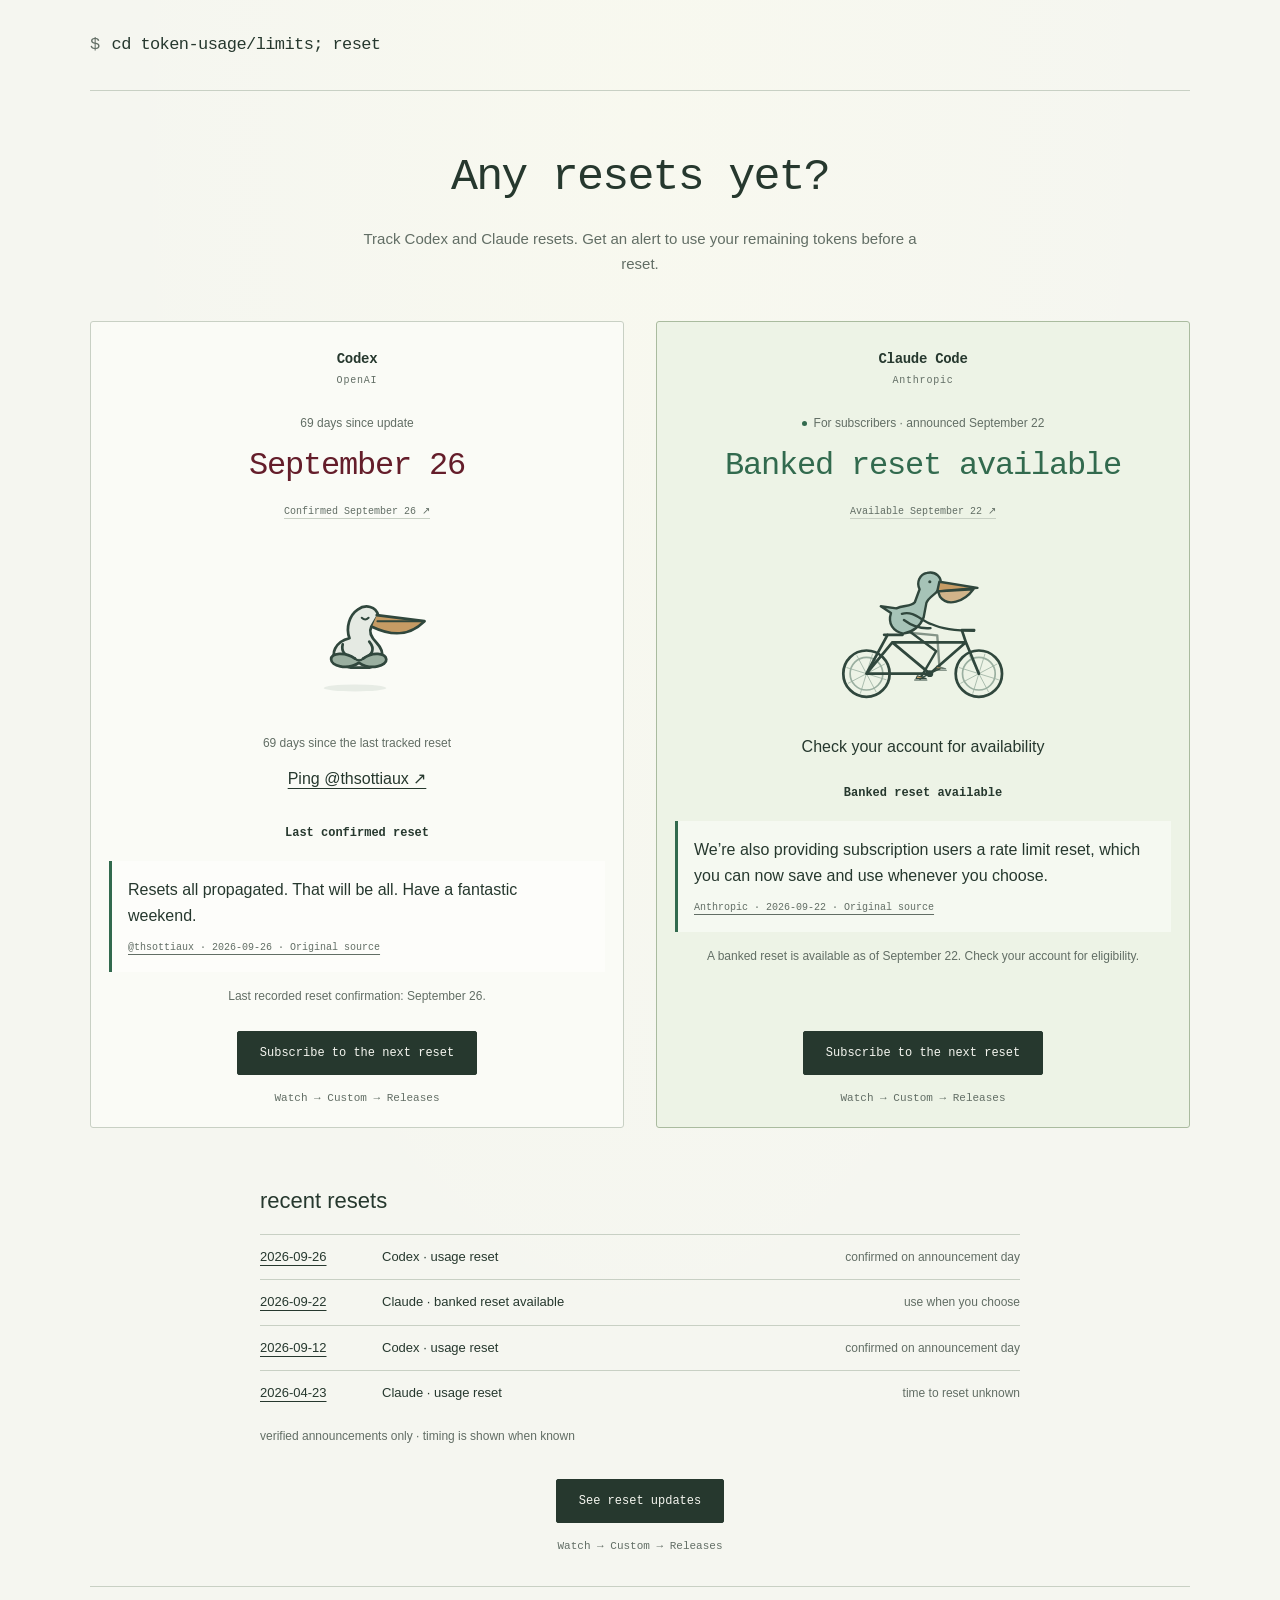
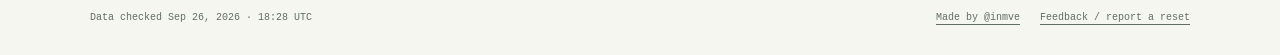
<file: public/index.html>
<!doctype html>
<html lang="en">
<head>
  <meta charset="utf-8">
  <meta name="viewport" content="width=device-width,initial-scale=1">
  <meta name="description" content="Track Codex and Claude reset announcements, confirmations and saved resets.">
  <meta property="og:title" content="Any resets yet? (2026-09-26)">
  <meta property="og:description" content="Track Codex and Claude reset announcements, confirmations and saved resets.">
  <meta property="og:type" content="website">
  <title>Any resets yet? (2026-09-26)</title>
  <link rel="canonical" href="https://inmve.github.io/next-reset/"><meta property="og:url" content="https://inmve.github.io/next-reset/">
  <link rel="icon" href="favicon.svg" type="image/svg+xml">
  <link rel="stylesheet" href="style.css?v=94f7b1e60e0d">
  <script src="site.js?v=b3b24126e83a" defer></script>
</head>
<body>
<div id="reset-zen" lang="en">
<div class="product" data-variant="3">
  <a class="skip-link" href="#updates">Skip to reset updates</a>
  <div class="backdrop" aria-hidden="true"><div class="stars"></div><div class="sun"></div><div class="ridge"></div><div class="ridge near"></div><div class="water"></div></div>
  <header class="product-header">
    <button class="brand" type="button" aria-label="Change headline" title="Change headline" disabled><span class="shell-prompt" aria-hidden="true">$</span><code>cd token-usage/limits; reset</code></button>
  </header>
  <main id="updates" class="home">
    <div class="intro">
      <h1>Any resets yet?</h1>
      <p class="intro-sub">Track Codex and Claude resets. Get an alert to use your remaining tokens before a reset.</p>
    </div>
    <div id="providers" class="providers"><article class="provider waiting" data-provider="codex" style="--wait:rgb(196,76,77)">
<div class="provider-details"><h2 class="provider-name">Codex<span>OpenAI</span></h2>
<p class="scope">0 days since update</p><p class="when">September 26</p>
<a class="source" href="https://x.com/thsottiaux/status/2103911959544610829" target="_blank" rel="noopener noreferrer">Confirmed September 26 ↗</a></div>
<div class="bird-stage"><div class="bird"><svg xmlns="http://www.w3.org/2000/svg" viewBox="0 0 320 240" role="img" aria-labelledby="m05-codex-title m05-codex-desc" data-pose="seated">
  <title id="m05-codex-title">Meditating pelican</title>
  <desc id="m05-codex-desc">A pelican breathes slowly with closed eyes, waiting for a reset announcement.</desc>
  <style>
    .m05-codex-breathing { transform-box: fill-box; transform-origin: center bottom; animation: m05-codex-breath 7s ease-in-out infinite; }
    @keyframes m05-codex-breath { 0%, 100% { transform: scale(1); } 50% { transform: scale(1.015, 1.025); } }
    @media (prefers-reduced-motion: reduce) { .m05-codex-breathing { animation: none; } }
  </style>
  <g stroke="var(--bird-ink)" stroke-width="4" stroke-linecap="round" stroke-linejoin="round" transform="translate(0 43)"><g class="m05-codex-breathing">
    <path d="M149 88c-6-15 0-34 12-42 12-9 27-4 30 8l-10 17c-4 8-1 15 8 24 14 15 9 31-10 36h-28c-22-4-29-16-23-28 4-8 12-13 21-15Z" fill="var(--bird-sage)" fill-opacity=".22" />
    <path d="m189 54 70 9c-20 20-44 24-77 8" fill="var(--bird-gold)" />
    <path d="m190 63 69 0" stroke-width="3" fill="none" />
    <path d="M167 58q5 5 10 0" stroke-width="3" fill="none" />
    <path d="M139 97q-4 16 18 21m21-25q13 16-9 25" fill="none" />
    <path d="M157 118c-15-11-35-8-35 1s22 17 41 5c18 12 41 4 40-5s-20-12-34-1" fill="var(--bird-sage)" />
    <path d="M157 118q6 5 12 0" stroke-width="3" fill="none" />
    </g></g>
<ellipse cx="157" cy="204" rx="46" ry="5" fill="var(--bird-sage)" opacity=".2" /></svg>
</div></div><p class="pelican-note waiting-note">Make your tokens count.</p><div class="ping-request" hidden><p class="ping-days"></p><a class="ping-link" target="_blank" rel="noopener noreferrer">Ping @thsottiaux ↗</a></div>
<p class="feed-status">Last confirmed reset</p><figure class="source-quote"><blockquote><p>Resets all propagated. That will be all. Have a fantastic weekend.</p></blockquote><figcaption><a href="https://x.com/thsottiaux/status/2103911959544610829" target="_blank" rel="noopener noreferrer">@thsottiaux · 2026-09-26 · Original source</a></figcaption></figure><p class="announcement-note">Last recorded reset confirmation: September 26.</p><div class="provider-subscription"><a class="github-action" href="https://github.com/inmve/codex-reset-alerts">Subscribe to the next reset</a><p class="subscription-note">Watch → Custom → Releases</p></div></article>
<article class="provider announced" data-provider="claude" style="--wait:rgb(183,70,72)">
<div class="provider-details"><h2 class="provider-name">Claude Code<span>Anthropic</span></h2>
<p class="scope">For subscribers · announced September 22</p><p class="when">Banked reset available</p>
<a class="source" href="https://www.anthropic.com/claude-opus-5-5" target="_blank" rel="noopener noreferrer">Available September 22 ↗</a></div>
<div class="bird-stage"><div class="bird"><svg xmlns="http://www.w3.org/2000/svg" viewBox="0 0 320 240" role="img" aria-labelledby="c05-claude-title c05-claude-desc" data-animated="cycling">
  <title id="c05-claude-title">Pelican riding a bicycle</title>
  <desc id="c05-claude-desc">A pelican pedals at an unhurried pace while a reset is announced. There is no rush.</desc>
  <g stroke="var(--bird-ink)" stroke-width="4" stroke-linecap="round" stroke-linejoin="round">
    <circle cx="77" cy="183" r="34" fill="none" />
    <circle cx="242" cy="183" r="34" fill="none" />
    <g transform="translate(77 183)" data-riding-part="wheel"><g stroke="var(--bird-sage)" stroke-width="1.3" opacity=".8" fill="none"><path d="M0 0L30.00 0.00 M0 0L21.21 21.21 M0 0L0.00 30.00 M0 0L-21.21 21.21 M0 0L-30.00 0.00 M0 0L-21.21 -21.21 M0 0L-0.00 -30.00 M0 0L21.21 -21.21" /><animateTransform attributeName="transform" type="rotate" from="0" to="360" dur="2.8s" repeatCount="indefinite" begin="indefinite" /></g></g><g transform="translate(242 183)" data-riding-part="wheel"><g stroke="var(--bird-sage)" stroke-width="1.3" opacity=".8" fill="none"><path d="M0 0L30.00 0.00 M0 0L21.21 21.21 M0 0L0.00 30.00 M0 0L-21.21 21.21 M0 0L-30.00 0.00 M0 0L-21.21 -21.21 M0 0L-0.00 -30.00 M0 0L21.21 -21.21" /><animateTransform attributeName="transform" type="rotate" from="0" to="360" dur="2.8s" repeatCount="indefinite" begin="indefinite" /></g></g><circle cx="77" cy="183" r="24" stroke="var(--bird-sage)" stroke-width="2.5" fill="none" />
    <circle cx="242" cy="183" r="24" stroke="var(--bird-sage)" stroke-width="2.5" fill="none" />
    <path d="M77 183 115 137 170 183H77L108 126M115 137h108M170 183l53-46 19 46M223 137l-6-18h18" fill="none" />
    <path d="M103 126h27" fill="none" />
    <circle cx="170" cy="183" r="5" fill="var(--bird-ink)" stroke="none" />
    </g>
<g fill="none" stroke="var(--bird-ink)" stroke-width="3.5" stroke-linecap="round" stroke-linejoin="round" data-riding-part="pedaling-legs"><path d="M157.97 172.45L170 183L182.03 193.55" stroke-width="2"><animate attributeName="d" values="M157.97 172.45L170 183L182.03 193.55;M159.45 170.97L170 183L180.55 195.03;M161.11 169.70L170 183L178.89 196.30;M162.92 168.65L170 183L177.08 197.35;M164.86 167.85L170 183L175.14 198.15;M166.88 167.31L170 183L173.12 198.69;M168.95 167.03L170 183L171.05 198.97;M171.05 167.03L170 183L168.95 198.97;M173.12 167.31L170 183L166.88 198.69;M175.14 167.85L170 183L164.86 198.15;M177.08 168.65L170 183L162.92 197.35;M178.89 169.70L170 183L161.11 196.30;M180.55 170.97L170 183L159.45 195.03;M182.03 172.45L170 183L157.97 193.55;M183.30 174.11L170 183L156.70 191.89;M184.35 175.92L170 183L155.65 190.08;M185.15 177.86L170 183L154.85 188.14;M185.69 179.88L170 183L154.31 186.12;M185.97 181.95L170 183L154.03 184.05;M185.97 184.05L170 183L154.03 181.95;M185.69 186.12L170 183L154.31 179.88;M185.15 188.14L170 183L154.85 177.86;M184.35 190.08L170 183L155.65 175.92;M183.30 191.89L170 183L156.70 174.11;M182.03 193.55L170 183L157.97 172.45;M180.55 195.03L170 183L159.45 170.97;M178.89 196.30L170 183L161.11 169.70;M177.08 197.35L170 183L162.92 168.65;M175.14 198.15L170 183L164.86 167.85;M173.12 198.69L170 183L166.88 167.31;M171.05 198.97L170 183L168.95 167.03;M168.95 198.97L170 183L171.05 167.03;M166.88 198.69L170 183L173.12 167.31;M164.86 198.15L170 183L175.14 167.85;M162.92 197.35L170 183L177.08 168.65;M161.11 196.30L170 183L178.89 169.70;M159.45 195.03L170 183L180.55 170.97;M157.97 193.55L170 183L182.03 172.45;M156.70 191.89L170 183L183.30 174.11;M155.65 190.08L170 183L184.35 175.92;M154.85 188.14L170 183L185.15 177.86;M154.31 186.12L170 183L185.69 179.88;M154.03 184.05L170 183L185.97 181.95;M154.03 181.95L170 183L185.97 184.05;M154.31 179.88L170 183L185.69 186.12;M154.85 177.86L170 183L185.15 188.14;M155.65 175.92L170 183L184.35 190.08;M156.70 174.11L170 183L183.30 191.89;M157.97 172.45L170 183L182.03 193.55" dur="3.8s" repeatCount="indefinite" begin="indefinite" calcMode="linear" /></path><path d="M132.00 121.00L180.52 128.79L157.97 172.45" opacity=".55"><animate attributeName="d" values="M132.00 121.00L180.52 128.79L157.97 172.45;M132.00 121.02L180.81 126.71L159.45 170.97;M132.00 121.09L181.00 124.76L161.11 169.70;M132.00 121.19L181.11 123.00L162.92 168.65;M132.00 121.33L181.14 121.48L164.86 167.85;M132.00 121.48L181.13 120.28L166.88 167.31;M132.00 121.65L181.09 119.42L168.95 167.03;M132.00 121.82L181.06 118.92L171.05 167.03;M132.00 121.97L181.04 118.81L173.12 167.31;M132.00 122.11L181.05 119.06L175.14 167.85;M132.00 122.21L181.08 119.67L177.08 168.65;M132.00 122.28L181.11 120.61L178.89 169.70;M132.00 122.30L181.14 121.83L180.55 170.97;M132.00 122.28L181.13 123.32L182.03 172.45;M132.00 122.21L181.06 125.02L183.30 174.11;M132.00 122.11L180.91 126.90L184.35 175.92;M132.00 121.97L180.65 128.92L185.15 177.86;M132.00 121.82L180.27 131.04L185.69 179.88;M132.00 121.65L179.76 133.21L185.97 181.95;M132.00 121.48L179.13 135.38L185.97 184.05;M132.00 121.33L178.39 137.53L185.69 186.12;M132.00 121.19L177.57 139.59L185.15 188.14;M132.00 121.09L176.68 141.54L184.35 190.08;M132.00 121.02L175.79 143.33L183.30 191.89;M132.00 121.00L174.92 144.93L182.03 193.55;M132.00 121.02L174.14 146.31L180.55 195.03;M132.00 121.09L173.46 147.46L178.89 196.30;M132.00 121.19L172.93 148.38L177.08 197.35;M132.00 121.33L172.55 149.08L175.14 198.15;M132.00 121.48L172.33 149.56L173.12 198.69;M132.00 121.65L172.25 149.84L171.05 198.97;M132.00 121.82L172.30 149.94L168.95 198.97;M132.00 121.97L172.46 149.87L166.88 198.69;M132.00 122.11L172.70 149.64L164.86 198.15;M132.00 122.21L173.03 149.26L162.92 197.35;M132.00 122.28L173.42 148.73L161.11 196.30;M132.00 122.30L173.86 148.05L159.45 195.03;M132.00 122.28L174.34 147.22L157.97 193.55;M132.00 122.21L174.87 146.23L156.70 191.89;M132.00 122.11L175.43 145.09L155.65 190.08;M132.00 121.97L176.03 143.80L154.85 188.14;M132.00 121.82L176.65 142.35L154.31 186.12;M132.00 121.65L177.28 140.75L154.03 184.05;M132.00 121.48L177.91 139.00L154.03 181.95;M132.00 121.33L178.53 137.12L154.31 179.88;M132.00 121.19L179.12 135.13L154.85 177.86;M132.00 121.09L179.66 133.05L155.65 175.92;M132.00 121.02L180.13 130.92L156.70 174.11;M132.00 121.00L180.52 128.79L157.97 172.45" dur="3.8s" repeatCount="indefinite" begin="indefinite" calcMode="linear" /></path><path d="M149.97 174.45H167.97M153.97 168.45L166.97 172.44984524845643L151.97 172.44984524845643Z" fill="var(--bird-gold)" stroke-width="1.5" opacity=".7"><animate attributeName="d" values="M149.97 174.45H167.97M153.97 168.45L166.97 172.44984524845643L151.97 172.44984524845643Z;M151.45 172.97H169.45M155.45 166.97L168.45 170.97001785905996L153.45 170.97001785905996Z;M153.11 171.70H171.11M157.11 165.70L170.11 169.6960267994361L155.11 169.6960267994361Z;M154.92 170.65H172.92M158.92 164.65L171.92 168.64967040983217L156.92 168.64967040983217Z;M156.86 169.85H174.86M160.86 163.85L173.86 167.848852138179L158.86 167.848852138179Z;M158.88 169.31H176.88M162.88 163.31L175.88 167.3072742071334L160.88 167.3072742071334Z;M160.95 169.03H178.95M164.95 163.03L177.95 167.0342031652493L162.95 167.0342031652493Z;M163.05 169.03H181.05M167.05 163.03L180.05 167.03431133376293L165.05 167.03431133376293Z;M165.12 169.31H183.12M169.12 163.31L182.12 167.30759686188105L167.12 167.30759686188105Z;M167.14 169.85H185.14M171.14 163.85L184.14 167.84938375844848L169.14 167.84938375844848Z;M169.08 170.65H187.08M173.08 164.65L186.08 168.65040189945327L171.08 168.65040189945327Z;M170.89 171.70H188.89M174.89 165.70L187.89 169.69694564241863L172.89 169.69694564241863Z;M172.55 172.97H190.55M176.55 166.97L189.55 170.9711083337457L174.55 170.9711083337457Z;M174.03 174.45H192.03M178.03 168.45L191.03 172.45108869652117L176.03 172.45108869652117Z;M175.30 176.11H193.30M179.30 170.11L192.30 174.11156385640993L177.30 174.11156385640993Z;M176.35 177.92H194.35M180.35 171.92L193.35 175.9241226230556L178.35 175.9241226230556Z;M177.15 179.86H195.15M181.15 173.86L194.15 177.85775161342463L179.15 177.85775161342463Z;M177.69 181.88H195.69M181.69 175.88L194.69 179.87936589938855L179.69 179.87936589938855Z;M177.97 183.95H195.97M181.97 177.95L194.97 181.95437510001716L179.97 181.95437510001716Z;M177.97 186.05H195.97M181.97 180.05L194.97 184.04727523258646L179.97 184.04727523258646Z;M177.69 188.12H195.69M181.69 182.12L194.69 186.12225619556668L179.69 186.12225619556668Z;M177.15 190.14H195.15M181.15 184.14L194.15 188.14381448938778L179.15 188.14381448938778Z;M176.35 192.08H194.35M180.35 186.08L193.35 190.07736069116064L178.35 190.07736069116064Z;M175.30 193.89H193.30M179.30 187.89L192.30 191.88981128929268L177.30 191.88981128929268Z;M174.03 195.55H192.03M178.03 189.55L191.03 193.55015475154357L176.03 193.55015475154357Z;M172.55 197.03H190.55M176.55 191.03L189.55 195.02998214094006L174.55 195.02998214094006Z;M170.89 198.30H188.89M174.89 192.30L187.89 196.30397320056386L172.89 196.30397320056386Z;M169.08 199.35H187.08M173.08 193.35L186.08 197.35032959016783L171.08 197.35032959016783Z;M167.14 200.15H185.14M171.14 194.15L184.14 198.151147861821L169.14 198.151147861821Z;M165.12 200.69H183.12M169.12 194.69L182.12 198.6927257928666L167.12 198.6927257928666Z;M163.05 200.97H181.05M167.05 194.97L180.05 198.9657968347507L165.05 198.9657968347507Z;M160.95 200.97H178.95M164.95 194.97L177.95 198.96568866623707L162.95 198.96568866623707Z;M158.88 200.69H176.88M162.88 194.69L175.88 198.69240313811895L160.88 198.69240313811895Z;M156.86 200.15H174.86M160.86 194.15L173.86 198.15061624155152L158.86 198.15061624155152Z;M154.92 199.35H172.92M158.92 193.35L171.92 197.34959810054673L156.92 197.34959810054673Z;M153.11 198.30H171.11M157.11 192.30L170.11 196.30305435758137L155.11 196.30305435758137Z;M151.45 197.03H169.45M155.45 191.03L168.45 195.0288916662543L153.45 195.0288916662543Z;M149.97 195.55H167.97M153.97 189.55L166.97 193.54891130347883L151.97 193.54891130347883Z;M148.70 193.89H166.70M152.70 187.89L165.70 191.8884361435901L150.70 191.8884361435901Z;M147.65 192.08H165.65M151.65 186.08L164.65 190.07587737694442L149.65 190.07587737694442Z;M146.85 190.14H164.85M150.85 184.14L163.85 188.14224838657537L148.85 188.14224838657537Z;M146.31 188.12H164.31M150.31 182.12L163.31 186.12063410061145L148.31 186.12063410061145Z;M146.03 186.05H164.03M150.03 180.05L163.03 184.04562489998284L148.03 184.04562489998284Z;M146.03 183.95H164.03M150.03 177.95L163.03 181.95272476741357L148.03 181.95272476741357Z;M146.31 181.88H164.31M150.31 175.88L163.31 179.87774380443335L148.31 179.87774380443335Z;M146.85 179.86H164.85M150.85 173.86L163.85 177.85618551061222L148.85 177.85618551061222Z;M147.65 177.92H165.65M151.65 171.92L164.65 175.92263930883934L149.65 175.92263930883934Z;M148.70 176.11H166.70M152.70 170.11L165.70 174.11018871070732L150.70 174.11018871070732Z;M149.97 174.45H167.97M153.97 168.45L166.97 172.44984524845646L151.97 172.44984524845646Z" dur="3.8s" repeatCount="indefinite" begin="indefinite" calcMode="linear" /></path><path d="M142.00 121.00L180.80 146.91L182.03 193.55"><animate attributeName="d" values="M142.00 121.00L180.80 146.91L182.03 193.55;M142.00 121.02L179.79 148.38L180.55 195.03;M142.00 121.09L178.89 149.65L178.89 196.30;M142.00 121.19L178.13 150.71L177.08 197.35;M142.00 121.33L177.54 151.56L175.14 198.15;M142.00 121.48L177.11 152.21L173.12 198.69;M142.00 121.65L176.85 152.67L171.05 198.97;M142.00 121.82L176.74 152.96L168.95 198.97;M142.00 121.97L176.76 153.10L166.88 198.69;M142.00 122.11L176.90 153.08L164.86 198.15;M142.00 122.21L177.13 152.91L162.92 197.35;M142.00 122.28L177.45 152.60L161.11 196.30;M142.00 122.30L177.85 152.16L159.45 195.03;M142.00 122.28L178.32 151.56L157.97 193.55;M142.00 122.21L178.85 150.83L156.70 191.89;M142.00 122.11L179.44 149.94L155.65 190.08;M142.00 121.97L180.10 148.91L154.85 188.14;M142.00 121.82L180.81 147.72L154.31 186.12;M142.00 121.65L181.56 146.38L154.03 184.05;M142.00 121.48L182.36 144.88L154.03 181.95;M142.00 121.33L183.19 143.24L154.31 179.88;M142.00 121.19L184.03 141.45L154.85 177.86;M142.00 121.09L184.85 139.54L155.65 175.92;M142.00 121.02L185.64 137.52L156.70 174.11;M142.00 121.00L186.37 135.43L157.97 172.45;M142.00 121.02L187.01 133.32L159.45 170.97;M142.00 121.09L187.54 131.25L161.11 169.70;M142.00 121.19L187.95 129.27L162.92 168.65;M142.00 121.33L188.25 127.48L164.86 167.85;M142.00 121.48L188.44 125.93L166.88 167.31;M142.00 121.65L188.56 124.70L168.95 167.03;M142.00 121.82L188.61 123.81L171.05 167.03;M142.00 121.97L188.64 123.31L173.12 167.31;M142.00 122.11L188.64 123.19L175.14 167.85;M142.00 122.21L188.64 123.45L177.08 168.65;M142.00 122.28L188.62 124.07L178.89 169.70;M142.00 122.30L188.58 125.01L180.55 170.97;M142.00 122.28L188.49 126.24L182.03 172.45;M142.00 122.21L188.33 127.73L183.30 174.11;M142.00 122.11L188.08 129.42L184.35 175.92;M142.00 121.97L187.72 131.27L185.15 177.86;M142.00 121.82L187.23 133.25L185.69 179.88;M142.00 121.65L186.61 135.30L185.97 181.95;M142.00 121.48L185.86 137.39L185.97 184.05;M142.00 121.33L184.98 139.47L185.69 186.12;M142.00 121.19L184.00 141.50L185.15 188.14;M142.00 121.09L182.95 143.44L184.35 190.08;M142.00 121.02L181.87 145.26L183.30 191.89;M142.00 121.00L180.80 146.91L182.03 193.55" dur="3.8s" repeatCount="indefinite" begin="indefinite" calcMode="linear" /></path><path d="M174.03 195.55H192.03M178.03 189.55L191.03 193.55015475154357L176.03 193.55015475154357Z" fill="var(--bird-gold)" stroke-width="1.5"><animate attributeName="d" values="M174.03 195.55H192.03M178.03 189.55L191.03 193.55015475154357L176.03 193.55015475154357Z;M172.55 197.03H190.55M176.55 191.03L189.55 195.02998214094004L174.55 195.02998214094004Z;M170.89 198.30H188.89M174.89 192.30L187.89 196.3039732005639L172.89 196.3039732005639Z;M169.08 199.35H187.08M173.08 193.35L186.08 197.35032959016783L171.08 197.35032959016783Z;M167.14 200.15H185.14M171.14 194.15L184.14 198.151147861821L169.14 198.151147861821Z;M165.12 200.69H183.12M169.12 194.69L182.12 198.6927257928666L167.12 198.6927257928666Z;M163.05 200.97H181.05M167.05 194.97L180.05 198.9657968347507L165.05 198.9657968347507Z;M160.95 200.97H178.95M164.95 194.97L177.95 198.96568866623707L162.95 198.96568866623707Z;M158.88 200.69H176.88M162.88 194.69L175.88 198.69240313811895L160.88 198.69240313811895Z;M156.86 200.15H174.86M160.86 194.15L173.86 198.15061624155152L158.86 198.15061624155152Z;M154.92 199.35H172.92M158.92 193.35L171.92 197.34959810054673L156.92 197.34959810054673Z;M153.11 198.30H171.11M157.11 192.30L170.11 196.30305435758137L155.11 196.30305435758137Z;M151.45 197.03H169.45M155.45 191.03L168.45 195.0288916662543L153.45 195.0288916662543Z;M149.97 195.55H167.97M153.97 189.55L166.97 193.54891130347883L151.97 193.54891130347883Z;M148.70 193.89H166.70M152.70 187.89L165.70 191.88843614359007L150.70 191.88843614359007Z;M147.65 192.08H165.65M151.65 186.08L164.65 190.0758773769444L149.65 190.0758773769444Z;M146.85 190.14H164.85M150.85 184.14L163.85 188.14224838657537L148.85 188.14224838657537Z;M146.31 188.12H164.31M150.31 182.12L163.31 186.12063410061145L148.31 186.12063410061145Z;M146.03 186.05H164.03M150.03 180.05L163.03 184.04562489998284L148.03 184.04562489998284Z;M146.03 183.95H164.03M150.03 177.95L163.03 181.95272476741354L148.03 181.95272476741354Z;M146.31 181.88H164.31M150.31 175.88L163.31 179.87774380443332L148.31 179.87774380443332Z;M146.85 179.86H164.85M150.85 173.86L163.85 177.85618551061222L148.85 177.85618551061222Z;M147.65 177.92H165.65M151.65 171.92L164.65 175.92263930883934L149.65 175.92263930883934Z;M148.70 176.11H166.70M152.70 170.11L165.70 174.11018871070732L150.70 174.11018871070732Z;M149.97 174.45H167.97M153.97 168.45L166.97 172.44984524845643L151.97 172.44984524845643Z;M151.45 172.97H169.45M155.45 166.97L168.45 170.97001785905994L153.45 170.97001785905994Z;M153.11 171.70H171.11M157.11 165.70L170.11 169.69602679943614L155.11 169.69602679943614Z;M154.92 170.65H172.92M158.92 164.65L171.92 168.64967040983217L156.92 168.64967040983217Z;M156.86 169.85H174.86M160.86 163.85L173.86 167.848852138179L158.86 167.848852138179Z;M158.88 169.31H176.88M162.88 163.31L175.88 167.3072742071334L160.88 167.3072742071334Z;M160.95 169.03H178.95M164.95 163.03L177.95 167.0342031652493L162.95 167.0342031652493Z;M163.05 169.03H181.05M167.05 163.03L180.05 167.03431133376293L165.05 167.03431133376293Z;M165.12 169.31H183.12M169.12 163.31L182.12 167.30759686188105L167.12 167.30759686188105Z;M167.14 169.85H185.14M171.14 163.85L184.14 167.84938375844848L169.14 167.84938375844848Z;M169.08 170.65H187.08M173.08 164.65L186.08 168.65040189945327L171.08 168.65040189945327Z;M170.89 171.70H188.89M174.89 165.70L187.89 169.69694564241863L172.89 169.69694564241863Z;M172.55 172.97H190.55M176.55 166.97L189.55 170.9711083337457L174.55 170.9711083337457Z;M174.03 174.45H192.03M178.03 168.45L191.03 172.45108869652117L176.03 172.45108869652117Z;M175.30 176.11H193.30M179.30 170.11L192.30 174.11156385640993L177.30 174.11156385640993Z;M176.35 177.92H194.35M180.35 171.92L193.35 175.9241226230556L178.35 175.9241226230556Z;M177.15 179.86H195.15M181.15 173.86L194.15 177.85775161342463L179.15 177.85775161342463Z;M177.69 181.88H195.69M181.69 175.88L194.69 179.87936589938855L179.69 179.87936589938855Z;M177.97 183.95H195.97M181.97 177.95L194.97 181.95437510001716L179.97 181.95437510001716Z;M177.97 186.05H195.97M181.97 180.05L194.97 184.04727523258646L179.97 184.04727523258646Z;M177.69 188.12H195.69M181.69 182.12L194.69 186.12225619556665L179.69 186.12225619556665Z;M177.15 190.14H195.15M181.15 184.14L194.15 188.14381448938775L179.15 188.14381448938775Z;M176.35 192.08H194.35M180.35 186.08L193.35 190.07736069116064L178.35 190.07736069116064Z;M175.30 193.89H193.30M179.30 187.89L192.30 191.88981128929268L177.30 191.88981128929268Z;M174.03 195.55H192.03M178.03 189.55L191.03 193.55015475154357L176.03 193.55015475154357Z" dur="3.8s" repeatCount="indefinite" begin="indefinite" calcMode="linear" /></path></g><g data-riding-part="rider-motion"><animateTransform attributeName="transform" type="translate" values="0 0.000;0 0.022;0 0.087;0 0.190;0 0.325;0 0.482;0 0.650;0 0.818;0 0.975;0 1.110;0 1.213;0 1.278;0 1.300;0 1.278;0 1.213;0 1.110;0 0.975;0 0.818;0 0.650;0 0.482;0 0.325;0 0.190;0 0.087;0 0.022;0 0.000;0 0.022;0 0.087;0 0.190;0 0.325;0 0.482;0 0.650;0 0.818;0 0.975;0 1.110;0 1.213;0 1.278;0 1.300;0 1.278;0 1.213;0 1.110;0 0.975;0 0.818;0 0.650;0 0.482;0 0.325;0 0.190;0 0.087;0 0.022;0 0.000" dur="3.8s" repeatCount="indefinite" begin="indefinite" /><g transform="translate(5 4) scale(1)" stroke="var(--bird-ink)" stroke-width="3.5" stroke-linecap="round" stroke-linejoin="round" data-riding-part="forward-rider"><path d="M126 119C111 116 103 104 108 89L93 79 116 82C126 77 137 80 143 73L150 54C145 44 150 32 161 30C174 27 183 37 181 48C179 60 164 63 160 74L156 95C151 108 143 116 126 119Z" fill="#a6c3b7" /><path d="M179 43 235 52 176 57Z" fill="var(--bird-gold)" /><path d="M177 57 229 54C215 73 191 80 180 65Z" fill="var(--bird-gold)" fill-opacity=".7" /><circle cx="165" cy="43" r="2.3" fill="var(--bird-ink)" stroke="none" /><path d="M124 90C142 85 152 100 167 105Q188 115 230 115M127 99Q146 113 166 111" fill="none" stroke="var(--bird-ink)" /></g></g></svg>
</div></div><p class="pelican-note">Check your account for availability</p>
<p class="feed-status">Banked reset available</p><figure class="source-quote"><blockquote><p>We’re also providing subscription users a rate limit reset, which you can now save and use whenever you choose.</p></blockquote><figcaption><a href="https://www.anthropic.com/claude-opus-5-5" target="_blank" rel="noopener noreferrer">Anthropic · 2026-09-22 · Original source</a></figcaption></figure><p class="announcement-note">A banked reset is available as of September 22. Check your account for eligibility.</p><div class="provider-subscription"><a class="github-action" href="https://github.com/inmve/claude-reset-alerts">Subscribe to the next reset</a><p class="subscription-note">Watch → Custom → Releases</p></div></article></div>
    <section class="recent-history" aria-labelledby="recent-history-title"><h2 id="recent-history-title">recent resets</h2><ol><li><a href="https://x.com/thsottiaux/status/2103911959544610829" target="_blank" rel="noopener noreferrer">2026-09-26</a><span>Codex · usage reset</span><small>confirmed on announcement day</small></li><li><a href="https://www.anthropic.com/claude-opus-5-5" target="_blank" rel="noopener noreferrer">2026-09-22</a><span>Claude · banked reset available</span><small>use when you choose</small></li><li><a href="https://x.com/thsottiaux/status/2098685367058612394" target="_blank" rel="noopener noreferrer">2026-09-12</a><span>Codex · usage reset</span><small>confirmed on announcement day</small></li><li><a href="https://www.anthropic.com/engineering/april-23-postmortem" target="_blank" rel="noopener noreferrer">2026-04-23</a><span>Claude · usage reset</span><small>time to reset unknown</small></li></ol><p>verified announcements only · timing is shown when known</p></section>
    <div class="updates-subscription">
      <a class="github-action" href="#providers">See reset updates</a>
      <p class="subscription-note">Watch → Custom → Releases</p>
    </div>
  </main>
  <footer class="product-footer">
    <span class="snapshot">Data checked Sep 26, 2026 · 18:28 UTC</span>
    <div class="release-links"><a href="https://github.com/inmve">Made by @inmve</a><a href="https://github.com/inmve/next-reset/issues">Feedback / report a reset</a></div>
  </footer>
</div>
<script id="release-state" type="application/json">{"strings": {"eyebrow": "AI usage resets, at a quieter pace", "announcedTitle": "A little more|room to breathe.", "announcedSubtitle": "{providers} · Perhaps we can stop counting tokens for a day.", "announcedCaption": "The pelican has no throughput targets.", "announcedForToday": "Expected today", "announced": "Reset expected", "lastReset": "Last reset", "waitingNote": "Make your tokens count.", "pauseCycling": "Pause the bicycle", "resumeCycling": "Resume the ride", "footerNote": "No rush. No token targets.", "recent": "recent", "longWait": "a while ago", "greenLegend": "green: reset announced", "homeLabel": "{name}: home", "navLabel": "Site navigation", "v1title": "Let it come.|Just breathe.", "v1sub": "Three providers. One quiet moment.", "v1quiet": "It’s okay to simply wait.", "v2title": "The art of|not rushing.", "v2sub": "Not every moment of waiting needs to be filled. Sometimes it’s enough to just be.", "v2quiet": "Everything changes. Even usage limits.", "v3title": "While we wait,|take a breath.", "v3sub": "The pelican has let go of control. You can, too.", "v3quiet": "Breathe in. Breathe out. The bicycle can wait.", "v4title": "There is|no need to rush.", "v4sub": "Still water. Patient pelicans. We’ll keep an eye on the announcements.", "v4quiet": "Let the ripples find their way.", "v5title": "A quiet night.|A fresh start.", "v5sub": "While the world refreshes, take a little pause.", "v5quiet": "Not every cycle needs to go faster.", "pageTitle": "{name} · AI usage resets, at a quieter pace", "description": "Track Codex and Claude reset announcements, confirmations and saved resets.", "skip": "Skip to reset updates", "githubUpdates": "Get reset updates on GitHub", "watchHelp": "Watch → Custom → Releases", "sourceCode": "Source & data", "snapshotLabel": "Data checked {date} UTC", "sourceAt": "Announced {date} UTC ↗", "timeUnknown": "Time not specified", "dateUnknown": "Date not announced", "confirmationPending": "Confirmation pending", "lastConfirmed": "Last confirmed reset", "daysSince": "{days} days since update", "scopeUnknown": "Affected plans not specified", "quietTitle": "No need to rush.", "awaitingScope": "Announced date has passed · confirmation pending", "todayTimeUnknown": "Expected today · time not specified", "cyclingTitle": "Pelican riding a bicycle", "cyclingDescription": "A pelican pedals at an unhurried pace while a reset is announced. There is no rush.", "meditatingTitle": "Meditating pelican", "meditatingDescription": "A pelican breathes slowly with closed eyes, waiting for a reset announcement.", "balancingTitle": "Pelican resting on one leg", "balancingDescription": "A closed-eyed pelican rests on one leg, with its wings folded. There is no need to hurry.", "plannedToday": "{providers} limits are likely to reset today", "plannedTodayPlural": "{providers} limits are likely to reset today", "plannedForDate": "{providers} limits are likely to reset on {when}", "plannedForDatePlural": "{providers} limits are likely to reset on {when}", "plannedUndated": "{providers} reset announced; date not specified", "plannedUndatedPlural": "{providers} resets announced; dates not specified", "completedToday": "{providers} limits were reset today", "noResetsToday": "No new reset announcement recorded", "enjoyTheRide": "Enjoy the ride.", "statusPageTitle": "{status} ({date})", "mechanism": "Reset updates for Codex and Claude Code.", "basedOnPost": "Based on a post by {author} · {date} UTC ↗", "seeUpdates": "See reset updates", "nextResetQuestion": "When is the next reset?", "shellTitle": "cd token-usage/limits; reset", "expectedTimeUnknown": "Expected · time not specified", "maxPlans": "Max plans", "nextResetTerm": "next reset", "madeBy": "Made by {author}", "feedback": "Feedback / report a reset", "benefit": "Track Codex and Claude resets. Get an alert to use your remaining tokens before a reset.", "siteTitle": "Any resets yet?", "notificationsHeading": "Get notifications", "checkWebsite": "Check out website", "websiteComingSoon": "site link coming soon", "resetNotifications": "For reset notifications: **Watch → Custom → Releases**.", "bankedReset": "Banked reset available", "bankedDate": "Check your account for availability", "bankedDetails": "For subscribers · announced {date}", "sourceOn": "Announced {date} ↗", "ping": "Ping @{handle} ↗", "trackedDays": "{days} days since the last tracked reset", "relativeToday": "today", "relativeYesterday": "yesterday", "relativeDays": "{days} days ago", "tweetLead": "Hey @{handle}, {provider}’s last tracked reset was {when}.", "tweetCompleted": "{provider}: limits reset {when}.", "tweetBanked": "{provider}: banked reset announced {when}.", "tweetExpected": "{provider}: reset expected {date} (unconfirmed).", "tweetUndated": "{provider}: reset expected (date unknown).", "tweetAsk": "Any reset coming for {provider}?", "codexBankedDetails": "For Plus, Pro & Business users · announced {date}", "feedAnnounced": "Reset announced — awaiting confirmation", "feedNoPending": "No newer reset announcement is recorded", "feedPendingDetails": "The source announces a reset. Completion has not been confirmed; check your account for availability.", "feedBankedDetails": "A banked reset is available as of {date}. Check your account for eligibility.", "feedCompletedDetails": "Last recorded reset confirmation: {date}.", "codexPaidScope": "The announcement covers all paid users across Codex and ChatGPT Work", "sourceBy": "{author} · {date} · Original source", "subscribeNext": "Subscribe to the next reset", "feedTitle": "{provider} reset alerts", "feedIntro": "Follow {provider} reset news through GitHub Releases. One repository is one topic: every new announcement or confirmation becomes a release you can subscribe to.", "currentStatus": "Current status", "subscribeExplanation": "Subscribe to hear when a new {provider} reset is announced or confirmed.", "releaseMechanism": "Sign in to GitHub and watch Releases. We publish one release per meaningful announcement or confirmation; README edits do not send alerts.", "allResets": "All reset updates on Next Reset", "sourceHistory": "Source records and history", "chooseFeed": "Choose the tool you want alerts for:", "combinedFeed": "You can also keep watching this repository for combined updates.", "feedExpectedDate": "Announced date: {date}.", "subscribeViaReleases": "Subscribe with GitHub Releases", "browseAlerts": "Read published alerts", "otherFeeds": "Other feeds you can follow the same way", "otherFeedsExplanation": "Choose a topic, open its repository, then select **Watch → Custom → Releases**. Each feed sends only updates for its own tool.", "codexFeedTitle": "Alerts for upcoming Codex usage-limit resets", "codexFeedIntro": "Whenever an upcoming Codex reset is announced, we publish a new GitHub release, giving you a chance to use your remaining tokens before your limits reset.", "codexNewsAnnounced": "a new codex reset is expected", "codexNewsBanked": "a banked codex reset has been announced", "codexNewsCompleted": "codex limits were reset", "codexSeptember26News": "[tibo announced]({source}) a reset for all paid users of Codex and ChatGPT Work:", "codexNewsUnconfirmed": "the post gives no reset time.", "codexNewsSubscribeTitle": "how to subscribe?", "codexNewsSubscribe": "select **Watch → Custom → Releases** at the top of this repo.\n\nwe post reset updates as releases so you get a GitHub notification.", "codexNewsWhyTitle": "why?", "codexNewsWhy": "get an alert to use your remaining tokens before the reset.", "codexNewsOtherTitle": "other tools?", "codexNewsOther": "follow [Claude Code]({claude}) the same way.", "codexNewsOverview": "see reset announcements on [Next Reset]({site}).", "codexNewsOverviewTitle": "web version?", "claudeNewsAnnounced": "a new claude reset is expected", "claudeNewsBanked": "a claude reset you can save for later", "claudeNewsCompleted": "a claude reset has been confirmed", "claudeSeptember22News": "[anthropic announced]({source}) a reset for subscription users:", "claudeNewsOther": "follow [Codex]({codex}) the same way.", "shellTitleWatch": "watch limits; await reset", "shellTitleLog": "tail -f reset.log", "rotateTitleLabel": "Change headline", "recentResetsTitle": "recent resets", "bankedHistoryLabel": "banked reset available", "bankedTimingUnknown": "use when you choose", "automaticHistoryLabel": "usage reset", "timeToReset": "{hours} hours from announcement to reset", "timingNotPrecise": "time to reset unknown", "confirmedSameDay": "confirmed on announcement day", "showMoreHistory": "show more", "verifiedHistoryNote": "verified announcements only · timing is shown when known", "codexSeptember26ConfirmedNews": "[tibo confirmed]({source}) that the reset has propagated:", "claudeBankedWhy": "get an alert when a banked reset is available. save it for later.", "sourceConfirmedOn": "Confirmed {date} ↗", "sourceAvailableOn": "Available {date} ↗"}, "cards": [{"id": "codex", "name": "Codex", "company": "OpenAI", "pose": "meditating", "pingHandle": "thsottiaux", "cyclingDesign": 4, "announced": false, "banked": false, "expectedDate": null, "confirmedAt": "2026-09-26", "source": "https://x.com/thsottiaux/status/2103911959544610829", "scopeLabelKey": null, "author": "@thsottiaux"}, {"id": "claude", "name": "Claude Code", "company": "Anthropic", "pose": "meditating", "pingHandle": "AnthropicAI", "announced": false, "banked": true, "expectedDate": null, "confirmedAt": "2026-09-22", "source": "https://www.anthropic.com/claude-opus-5-5", "scopeLabelKey": null, "author": "Anthropic"}], "config": {"name": "Next Reset", "design": 3, "pelicanDesign": 5, "locale": "en", "siteUrl": "https://inmve.github.io/next-reset/", "sourceRepository": "https://github.com/inmve/next-reset", "authorName": "@inmve", "authorUrl": "https://github.com/inmve", "providerRepositories": {"codex": "https://github.com/inmve/codex-reset-alerts", "claude": "https://github.com/inmve/claude-reset-alerts"}}}</script>
</div>
</body>
</html>
</file>
<file: public/style.css>
:root{color-scheme:light;background:#f5f6f0;color:#26382e;font-family:-apple-system,BlinkMacSystemFont,"Segoe UI",sans-serif;font-size:15px;line-height:1.55}
*{box-sizing:border-box}body{margin:0}a{color:inherit;text-underline-offset:4px}a:focus-visible{outline:2px solid #416b59;outline-offset:5px}[hidden]{display:none!important}
#reset-zen{--paper:#f5f6f0;--surface:#fafbf6;--ink:#26382e;--muted:#626e65;--line:#c8d0c4;--green:#326a4e;--bird-ink:#30473d;--bird-sage:#9aafa0;--bird-gold:#c69b64;--bird-cream:#f3f1e5;--mono:ui-monospace,"SFMono-Regular",Menlo,Consolas,monospace}
#reset-zen .product{min-height:100svh;position:relative;background:var(--paper)}
#reset-zen .backdrop{position:absolute;inset:0;pointer-events:none;background:radial-gradient(ellipse at 50% 8%,#fbfbee80,transparent 60%)}
#reset-zen .backdrop>*{display:none}
#reset-zen .product-header{max-width:1100px;margin:auto;padding:23px 0;border-bottom:1px solid var(--line);position:relative}
#reset-zen .brand{display:inline-flex;align-items:center;gap:12px;font:500 17px/1.4 var(--mono);letter-spacing:-.6px;text-decoration:none}
#reset-zen .brand-mark{width:20px;height:20px;display:inline-block;border:1.6px solid currentColor;border-right-color:transparent;border-radius:50%;transform:rotate(-25deg)}
#reset-zen .home{max-width:1100px;margin:auto;position:relative}
#reset-zen .intro{text-align:center;max-width:820px;margin:60px auto 44px}
#reset-zen .next-reset-question{font:12px/1.6 var(--mono);color:var(--muted);margin:0 0 16px}
#reset-zen h1{font:500 clamp(30px,4vw,45px)/1.2 var(--mono);letter-spacing:-1.8px;text-wrap:balance;margin:0}
#reset-zen .intro-sub{font-size:15px;line-height:1.65;max-width:590px;margin:22px auto 0;color:var(--muted)}
#reset-zen .hero-proof{font:11px/1.65 var(--mono);margin:18px auto 23px;color:#486756;max-width:560px}
#reset-zen .hero-proof a{text-decoration-thickness:1px;text-decoration-color:#9bab99}
#reset-zen .github-action{display:inline-flex;align-items:center;justify-content:center;min-height:44px;padding:12px 22px;background:var(--ink);border:1px solid var(--ink);border-radius:2px;color:var(--paper);font:12px/1.5 var(--mono);text-decoration:none;transition:background .15s}
#reset-zen .github-action:hover{background:#3b5343}
#reset-zen .subscription-note{font:11px/1.7 var(--mono);max-width:520px;margin:14px auto 0;color:var(--muted)}
#reset-zen .providers{display:grid;grid-template-columns:repeat(2,minmax(0,1fr));gap:32px;scroll-margin-top:24px}
#reset-zen .provider{padding:27px 18px 20px;min-width:0;text-align:center;border:1px solid var(--line);background:var(--surface);border-radius:3px}
#reset-zen .provider.announced{background:#edf3e6;border-color:#aabb9f}
#reset-zen .provider-name{font:600 14px/1.5 var(--mono);letter-spacing:-.3px;margin:0 0 26px}
#reset-zen .provider-name span{font:400 10px/1.5 var(--mono);letter-spacing:.08em;display:block;margin-top:3px;color:var(--muted)}
#reset-zen .status-label{font:10px/1.5 var(--mono);letter-spacing:.05em;display:flex;align-items:center;justify-content:center;gap:7px;flex-wrap:wrap;color:var(--muted);margin:0 0 12px}
#reset-zen .status-dot{width:5px;height:5px;flex:0 0 5px;border-radius:50%;background:var(--wait)}
#reset-zen .announced .status-dot{background:var(--green)}
#reset-zen .when{font:400 clamp(25px,2.65vw,32px)/1.3 var(--mono);letter-spacing:-1.2px;margin:0;color:var(--wait)}
#reset-zen .announced .when{color:var(--green)}
#reset-zen .scope{font-size:12px;color:var(--muted);margin:0 0 12px;min-height:19px}
#reset-zen .source{display:inline-block;font:10px/1.6 var(--mono);color:var(--muted);margin-top:18px;text-decoration-thickness:1px;text-decoration-color:var(--line)}
#reset-zen .bird-stage{display:flex;align-items:center;justify-content:center;max-width:218px;min-height:183px;margin:19px auto 0}
#reset-zen .bird{width:100%}#reset-zen .bird svg{width:100%;height:auto;display:block;overflow:visible}
#reset-zen .pelican-note{font-size:16px;line-height:1.6;color:var(--ink);margin:12px auto 0;max-width:360px}
#reset-zen .updates-subscription{text-align:center;margin:34px 0 0}
#reset-zen .product-footer{position:relative;max-width:1100px;margin:30px auto 0;padding:22px 0 28px;border-top:1px solid var(--line);display:flex;justify-content:space-between;align-items:center;gap:20px;color:var(--muted);font:10px/1.7 var(--mono)}
#reset-zen .snapshot{font-variant-numeric:tabular-nums}
#reset-zen .release-links{display:flex;gap:20px;flex-wrap:wrap}
#reset-zen .skip-link{position:absolute;top:-100px;left:20px;z-index:10;padding:10px;background:var(--paper)}#reset-zen .skip-link:focus{top:10px}
@media(max-width:1180px){#reset-zen .product-header,#reset-zen .home,#reset-zen .product-footer{margin-left:28px;margin-right:28px}}
@media(max-width:760px){#reset-zen .providers{grid-template-columns:1fr;max-width:480px;margin:auto}#reset-zen .intro{margin:38px auto 36px}#reset-zen .provider{padding:28px 20px 22px}#reset-zen .provider-name span{display:inline;margin:0 0 0 8px}#reset-zen .bird-stage{max-width:205px;min-height:166px}#reset-zen .product-footer{align-items:flex-start;flex-direction:column;gap:10px}}
@media(max-width:440px){#reset-zen .product-header,#reset-zen .home,#reset-zen .product-footer{margin-left:20px;margin-right:20px}#reset-zen .product-header{padding:20px 0}#reset-zen .brand{font-size:15px;letter-spacing:-.6px}#reset-zen .brand-mark{width:17px;height:17px}#reset-zen .intro{margin-top:30px}#reset-zen h1{font-size:29px;letter-spacing:-1.3px}#reset-zen .intro-sub{font-size:14px;margin-top:18px}#reset-zen .hero-proof{font-size:10px;margin:15px 0 18px}#reset-zen .subscription-note{font-size:10px}#reset-zen .provider{padding:25px 14px 20px}#reset-zen .when{font-size:29px}}
@media(prefers-reduced-motion:reduce){*{transition:none!important;scroll-behavior:auto!important}}

#reset-zen .brand code{font:inherit;letter-spacing:inherit}#reset-zen .shell-prompt{color:var(--muted)}
#reset-zen .announced .scope{display:flex;align-items:center;justify-content:center;gap:7px}
#reset-zen .announced .scope::before{content:"";width:5px;height:5px;flex:0 0 5px;border-radius:50%;background:var(--green)}

#reset-zen .next-reset-question mark{background:var(--ink);color:var(--paper);padding:3px 5px;box-decoration-break:clone;-webkit-box-decoration-break:clone}

#reset-zen .ping-request{margin:12px auto 0;font-size:16px}
#reset-zen .ping-days{font-size:12px;color:var(--muted);margin:0 0 6px}
#reset-zen .ping-link{display:inline-block;padding:8px 0}

#reset-zen .provider{display:flex;flex-direction:column;align-items:stretch}
#reset-zen .feed-status{font:600 12px/1.6 var(--mono);margin:24px 0 0}
#reset-zen .source-quote{margin:18px 0 0;text-align:left;padding:16px;border-left:3px solid var(--green);background:#ffffff70;overflow-wrap:anywhere}
#reset-zen .source-quote blockquote{margin:0;font-size:16px;line-height:1.6}
#reset-zen .source-quote blockquote p{margin:0}
#reset-zen .source-quote figcaption{margin-top:12px;font:10px/1.6 var(--mono);color:var(--muted)}
#reset-zen .announcement-note{font-size:12px;line-height:1.7;color:var(--muted);margin:14px 0 20px}
#reset-zen .provider-subscription{margin-top:auto;padding-top:4px}

#reset-zen button.brand{appearance:none;border:0;padding:0;background:none;color:inherit;text-align:left;cursor:pointer;min-height:44px}
#reset-zen button.brand:focus-visible{outline:2px solid currentColor;outline-offset:6px;border-radius:2px}
#reset-zen button.brand:disabled{cursor:default}
#reset-zen .recent-history{margin:56px auto 0;max-width:760px}
#reset-zen .recent-history h2{font-size:22px;font-weight:500;margin:0 0 16px}
#reset-zen .recent-history ol{list-style:none;margin:0;padding:0}
#reset-zen .recent-history li{display:grid;grid-template-columns:110px 1fr auto;gap:12px;align-items:baseline;border-top:1px solid var(--line,#ddd);padding:12px 0;font-size:13px}
#reset-zen .recent-history li small{color:var(--muted);font-size:12px}
#reset-zen .recent-history summary{cursor:pointer;padding:12px 0}
#reset-zen .recent-history p{color:var(--muted);font-size:12px}
@media(max-width:600px){#reset-zen .recent-history li{grid-template-columns:1fr;gap:3px}}
</file>
